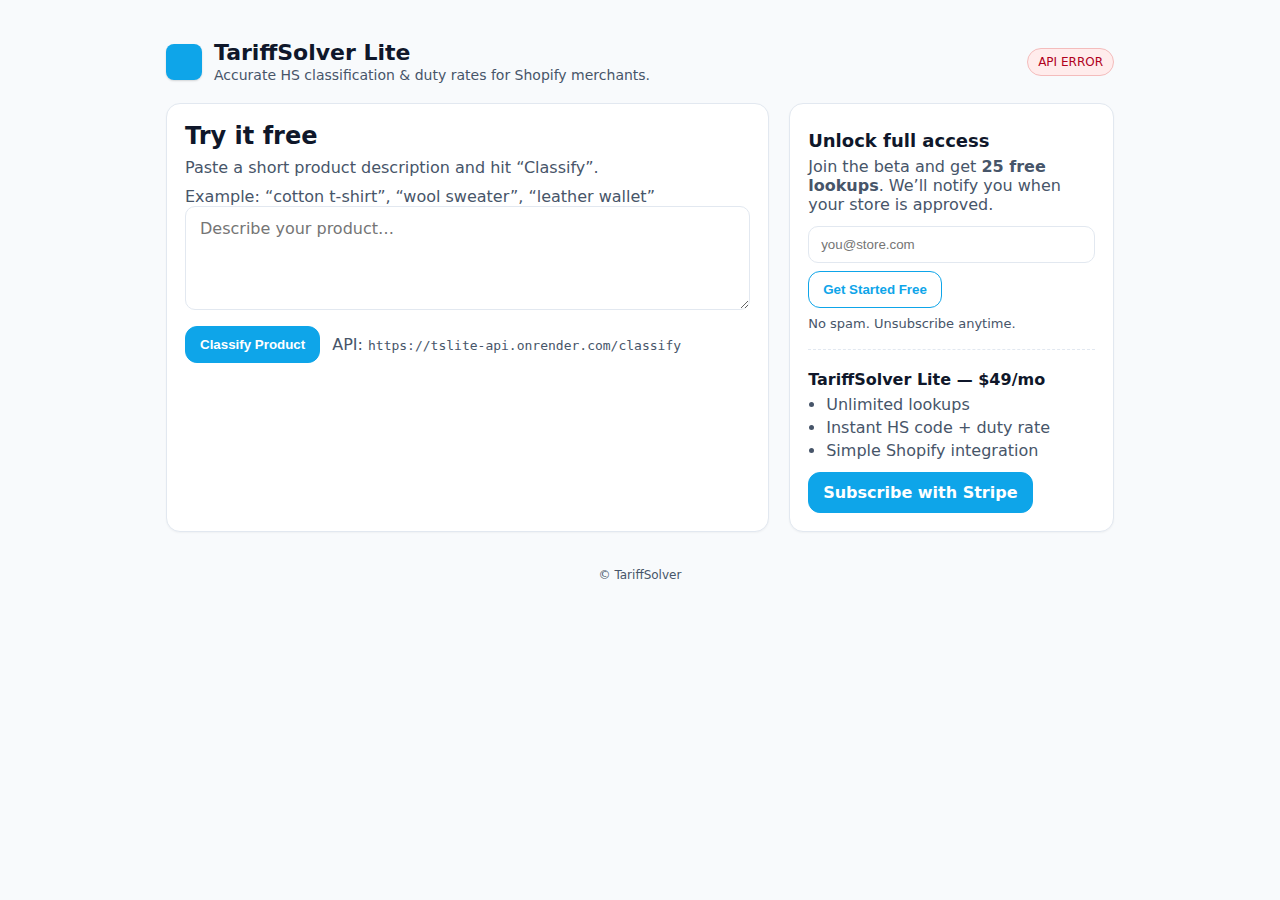
<file: index.html>
<!DOCTYPE html>
<html lang="en">
<head>
  <meta charset="utf-8" />
  <meta name="viewport" content="width=device-width, initial-scale=1" />
  <title>TariffSolver Lite — AI HS Classification for Merchants</title>

  <!-- Minimal, tidy styles (replace with your theme anytime) -->
  <style>
    :root { --bg:#f8fafc; --card:#ffffff; --text:#0f172a; --muted:#475569; --line:#e2e8f0; --accent:#0ea5e9; --ok:#16a34a; --err:#b00020; }
    * { box-sizing: border-box; }
    body { margin:0; font-family: system-ui,-apple-system,Segoe UI,Roboto,Ubuntu,"Helvetica Neue",Arial; background:var(--bg); color:var(--text); }
    .wrap { max-width: 980px; margin: 40px auto; padding: 0 16px; }

    header { display:flex; align-items:center; justify-content:space-between; gap:16px; margin-bottom: 20px; }
    .brand { display:flex; align-items:center; gap:12px; }
    .logo { width: 36px; height: 36px; border-radius:8px; background:var(--accent); box-shadow: 0 1px 2px rgba(0,0,0,.15); }
    .brand h1 { margin:0; font-size: 22px; }
    .sub { color: var(--muted); margin: 2px 0 0; font-size: 14px; }

    .grid { display:grid; grid-template-columns: 1.3fr .7fr; gap:20px; }
    @media (max-width: 900px) { .grid { grid-template-columns: 1fr; } }

    .card { background: var(--card); border: 1px solid var(--line); border-radius: 14px; padding: 18px; box-shadow: 0 1px 2px rgba(0,0,0,.04); }
    .muted { color: var(--muted); }
    .pill { display:inline-flex; align-items:center; gap:6px; padding:6px 10px; border:1px solid var(--line); border-radius:999px; font-size:12px; color:var(--muted); }
    .pill.ok { color:var(--ok); border-color:#cde9d7; background:#eefaf2; }
    .pill.err { color:var(--err); border-color:#f4bcbc; background:#ffecec; }

    textarea { width: 100%; resize: vertical; min-height: 104px; font: inherit; padding: 12px 14px; border: 1px solid var(--line); border-radius: 10px; }
    .row { display: flex; gap: 12px; align-items: center; margin-top: 12px; flex-wrap: wrap; }
    .btn { appearance:none; border: 1px solid var(--accent); background: var(--accent); color:#fff; padding:10px 14px; border-radius: 12px; font-weight:600; cursor:pointer; }
    .btn.secondary { background:#fff; color:var(--accent); }
    .btn[disabled]{ opacity:.65; cursor:not-allowed; }

    /* Results */
    #ts-output { margin-top: 16px; }
    .ts-card { border: 1px solid var(--line); border-radius: 12px; padding: 12px; background: #fff; }
    .ts-table { width: 100%; border-collapse: collapse; }
    .ts-table th { text-align: left; width: 180px; padding: 8px 10px; background: #f7fafc; border-bottom: 1px solid var(--line); vertical-align: top; }
    .ts-table td { padding: 8px 10px; border-bottom: 1px solid var(--line); }
    .ts-error { color: var(--err); padding: 10px 12px; background: #ffecec; border: 1px solid #f4bcbc; border-radius: 10px; }
    .ts-loading { opacity: .85; font-style: italic; }

    /* Lead box / pricing */
    .lead h3 { margin: 8px 0 6px; font-size: 18px; }
    .lead p { margin: 4px 0 12px; color:var(--muted); }
    .lead form { display:flex; gap:8px; flex-wrap:wrap; }
    .lead input[type="email"] { flex:1; min-width: 220px; padding: 10px 12px; border: 1px solid var(--line); border-radius: 10px; }
    .lead .msg { font-size: 13px; margin-top: 8px; color:var(--muted); }
    .price { margin-top:18px; padding-top:14px; border-top:1px dashed var(--line); }
    .price h4 { margin:6px 0; font-size:16px; }
    .bullets { margin: 6px 0 12px; padding-left: 18px; color: var(--muted); }
    .bullets li { margin: 4px 0; }
    .stripe-btn { display:inline-block; text-decoration:none; }
    footer { margin: 36px 0 16px; color:var(--muted); font-size: 12px; text-align: center; }
  </style>
</head>
<body>
  <div class="wrap">
    <header>
      <div class="brand">
        <div class="logo" aria-hidden="true"></div>
        <div>
          <h1>TariffSolver Lite</h1>
          <div class="sub">Accurate HS classification & duty rates for Shopify merchants.</div>
        </div>
      </div>
      <div id="mode-pill" class="pill">Checking API…</div>
    </header>

    <div class="grid">
      <!-- LEFT: Live demo -->
      <section class="card">
        <h2 style="margin:0 0 8px">Try it free</h2>
        <div class="muted" style="margin-bottom:10px">Paste a short product description and hit “Classify”.</div>

        <form id="ts-form" autocomplete="off">
          <label for="ts-input" class="muted">Example: “cotton t‑shirt”, “wool sweater”, “leather wallet”</label>
          <textarea id="ts-input" placeholder="Describe your product…"></textarea>
          <div class="row">
            <button id="ts-submit" type="submit" class="btn">Classify Product</button>
            <div class="muted">API: <code id="api-url">https://tslite-api.onrender.com/classify</code></div>
          </div>
        </form>

        <div id="ts-output"></div>
      </section>

      <!-- RIGHT: Lead capture + pricing -->
      <aside class="card lead">
        <h3>Unlock full access</h3>
        <p>Join the beta and get <b>25 free lookups</b>. We’ll notify you when your store is approved.</p>

        <!-- Lead form: point this to your backend or Mailchimp -->
        <form id="lead-form">
          <input type="email" id="lead-email" placeholder="you@store.com" required />
          <button class="btn secondary" type="submit">Get Started Free</button>
        </form>
        <div id="lead-msg" class="msg">No spam. Unsubscribe anytime.</div>

        <div class="price">
          <h4>TariffSolver Lite — <span>$49/mo</span></h4>
          <ul class="bullets">
            <li>Unlimited lookups</li>
            <li>Instant HS code + duty rate</li>
            <li>Simple Shopify integration</li>
          </ul>
          <!-- Paste your live Stripe Checkout link in the href -->
          <a class="btn stripe-btn" id="stripe-link" href="https://buy.stripe.com/test_replace_me" target="_blank" rel="noopener">
            Subscribe with Stripe
          </a>
        </div>
      </aside>
    </div>

    <footer>© TariffSolver</footer>
  </div>

  <!-- Load your production widget (keeps your existing look) -->
  <script src="/widget.js?v=tslite-prod-v5"></script>

  <!-- Small helpers: health/mode badge + lead form handler -->
  <script>
    (function () {
      const HEALTH_URL = "https://tslite-api.onrender.com/health";

      // Mode badge
      const pill = document.getElementById("mode-pill");
      fetch(HEALTH_URL).then(r => r.json()).then(j => {
        if (j && j.ok) {
          pill.textContent = (j.mode || "unknown").toUpperCase() + " MODE";
          pill.classList.add("ok");
          pill.classList.remove("err");
          pill.classList.add("pill","ok");
        } else {
          throw new Error("Bad health payload");
        }
      }).catch(() => {
        pill.textContent = "API ERROR";
        pill.classList.add("pill","err");
      });

      // Lead capture
      const leadForm = document.getElementById("lead-form");
      const leadEmail = document.getElementById("lead-email");
      const leadMsg = document.getElementById("lead-msg");

      leadForm.addEventListener("submit", async (e) => {
        e.preventDefault();
        const email = (leadEmail.value || "").trim();
        if (!email) return;

        // --- Choose ONE of the following implementations ---

        // (A) Call your backend endpoint (recommended)
        //     Create a tiny /api/lead endpoint that stores email (Mailchimp/DB).
        // try {
        //   const res = await fetch("/api/lead", {
        //     method: "POST",
        //     headers: { "Content-Type": "application/json" },
        //     body: JSON.stringify({ email })
        //   });
        //   if (!res.ok) throw new Error(await res.text());
        //   leadMsg.textContent = "Thanks! Check your email for details.";
        // } catch (err) {
        //   leadMsg.textContent = "Could not save email. Please try again.";
        // }

        // (B) Direct Mailchimp form post (drop in your form action URL)
        // document.getElementById("mc-form").submit();

        // (C) Simple local fallback (works immediately, no backend)
        try {
          const list = JSON.parse(localStorage.getItem("tslite_emails") || "[]");
          list.push({ email, ts: Date.now() });
          localStorage.setItem("tslite_emails", JSON.stringify(list));
          leadMsg.textContent = "Thanks! We’ll be in touch shortly.";
          leadEmail.value = "";
        } catch {
          leadMsg.textContent = "Saved locally. We’ll follow up.";
        }
      });
    })();
  </script>

  <!-- If you prefer Mailchimp embed, paste it here and make (B) above submit it. -->
  <!--
  <form id="mc-form" action="https://YOUR_PREFIX.list-manage.com/subscribe/post?u=XXXX&id=YYYY" method="post" style="display:none">
    <input type="email" name="EMAIL" id="mce-EMAIL" />
  </form>
  -->
</body>
</html>
</file>
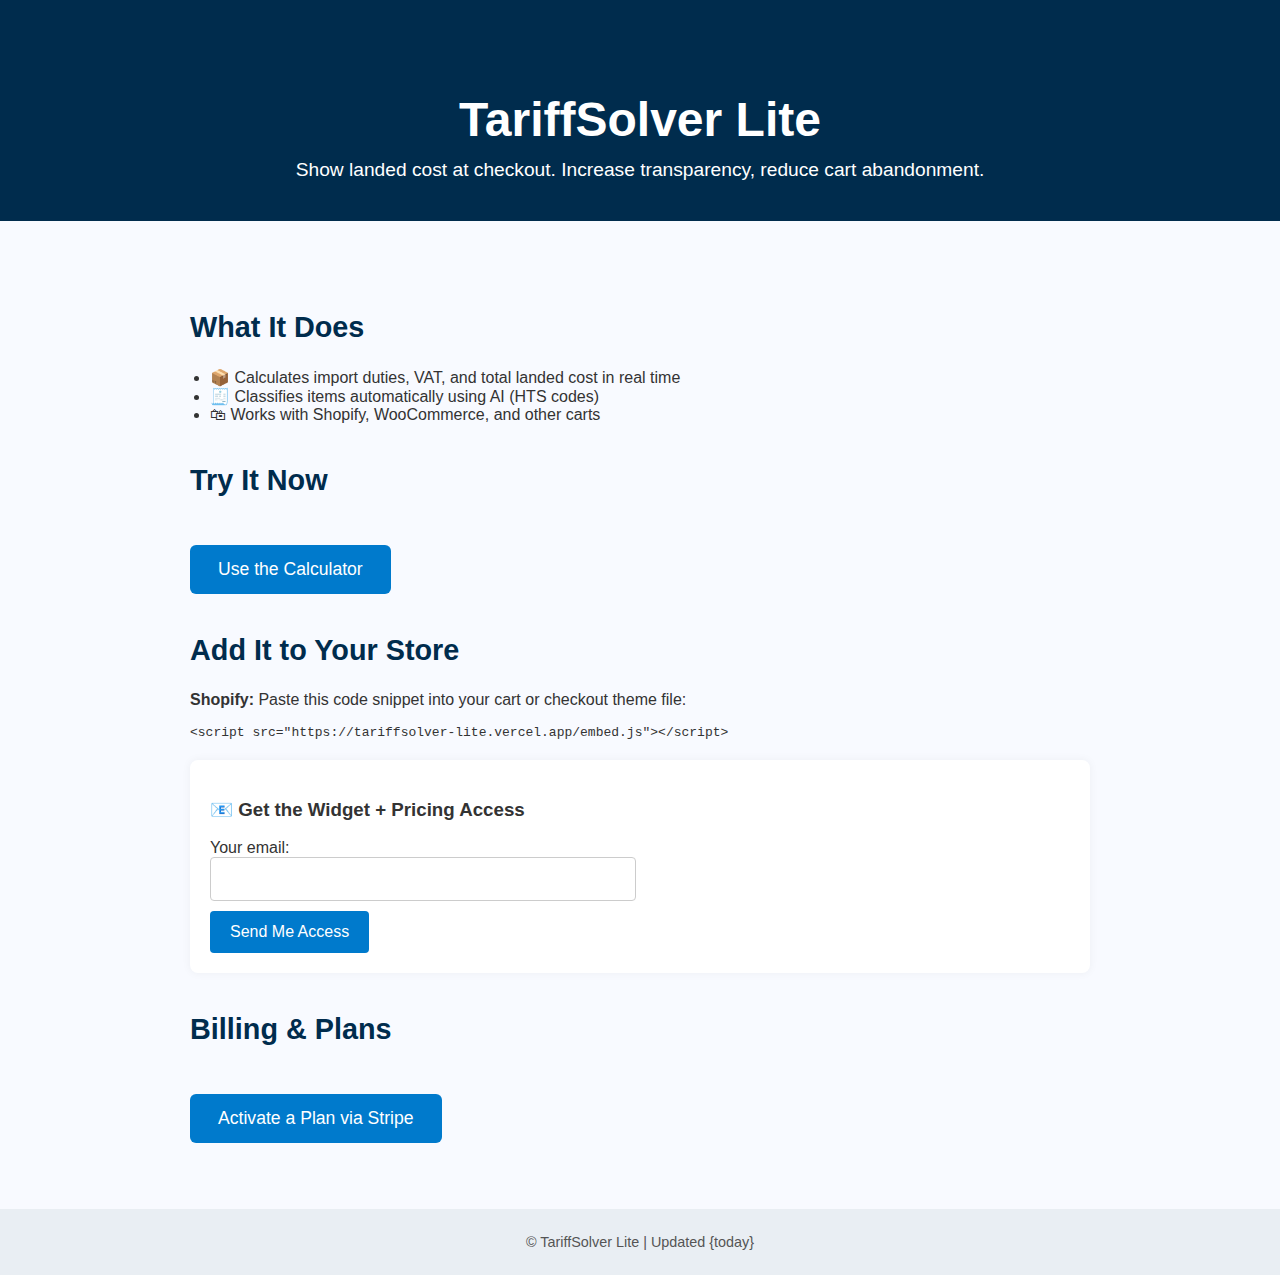
<file: widget/index.html>
<!DOCTYPE html>
<html lang="en">
<head>
  <meta charset="UTF-8">
  <title>TariffSolver Lite – Landed Cost Widget</title>
  <meta name="viewport" content="width=device-width, initial-scale=1">
  <style>
    body {
      font-family: -apple-system, BlinkMacSystemFont, 'Segoe UI', Roboto, Oxygen, Ubuntu, Cantarell, 'Open Sans', 'Helvetica Neue', sans-serif;
      margin: 0;
      padding: 0;
      background-color: #f8faff;
      color: #333;
    }
    header {
      background-color: #002c4d;
      color: #ffffff;
      padding: 60px 20px 40px;
      text-align: center;
    }
    header h1 {
      font-size: 3em;
      font-weight: 700;
      margin-bottom: 12px;
    }
    header p {
      font-size: 1.2em;
      font-weight: 300;
      max-width: 700px;
      margin: 0 auto;
    }
    section {
      padding: 50px 20px;
      max-width: 900px;
      margin: auto;
    }
    h2 {
      color: #002c4d;
      font-size: 1.8em;
      margin-top: 40px;
    }
    ul {
      padding-left: 20px;
    }
    .cta {
      background-color: #007acc;
      color: white;
      padding: 14px 28px;
      text-decoration: none;
      display: inline-block;
      margin-top: 24px;
      font-size: 1.1em;
      border-radius: 6px;
      transition: background-color 0.3s ease;
    }
    .cta:hover {
      background-color: #005fa3;
    }
    .form-box {
      margin-top: 20px;
      background-color: #ffffff;
      padding: 20px;
      border-radius: 8px;
      box-shadow: 0 0 10px rgba(0,0,0,0.05);
    }
    input[type="email"] {
      padding: 12px;
      width: 100%;
      max-width: 400px;
      font-size: 1em;
      border: 1px solid #ccc;
      border-radius: 4px;
    }
    input[type="submit"] {
      background-color: #007acc;
      color: white;
      border: none;
      padding: 12px 20px;
      font-size: 1em;
      border-radius: 4px;
      margin-top: 10px;
      cursor: pointer;
    }
    input[type="submit"]:hover {
      background-color: #005fa3;
    }
    footer {
      text-align: center;
      padding: 25px 10px;
      background-color: #e9eef3;
      font-size: 0.9em;
      color: #555;
    }
  </style>
</head>
<body>
  <header>
    <h1>TariffSolver Lite</h1>
    <p>Show landed cost at checkout. Increase transparency, reduce cart abandonment.</p>
  </header>

  <section>
    <h2>What It Does</h2>
    <ul>
      <li>📦 Calculates import duties, VAT, and total landed cost in real time</li>
      <li>🧾 Classifies items automatically using AI (HTS codes)</li>
      <li>🛍 Works with Shopify, WooCommerce, and other carts</li>
    </ul>

    <h2>Try It Now</h2>
    <p><a href="https://tariffsolver-lite.vercel.app" target="_blank" class="cta">Use the Calculator</a></p>

    <h2>Add It to Your Store</h2>
    <p><strong>Shopify:</strong> Paste this code snippet into your cart or checkout theme file:</p>
    <pre>&lt;script src="https://tariffsolver-lite.vercel.app/embed.js"&gt;&lt;/script&gt;</pre>

    <div class="form-box">
      <h3>📧 Get the Widget + Pricing Access</h3>
      <form action="https://formspree.io/f/mwkglbwj" method="POST">
        <label for="email">Your email:</label><br>
        <input type="email" name="email" id="email" required><br>
        <input type="submit" value="Send Me Access">
      </form>
    </div>

    <h2>Billing & Plans</h2>
    <p><a href="https://buy.stripe.com/test_7sI3fY8EV3TF47i4gg" class="cta">Activate a Plan via Stripe</a></p>
  </section>

  <footer>
    &copy; TariffSolver Lite | Updated {today}
  </footer>
</body>
</html>
</file>
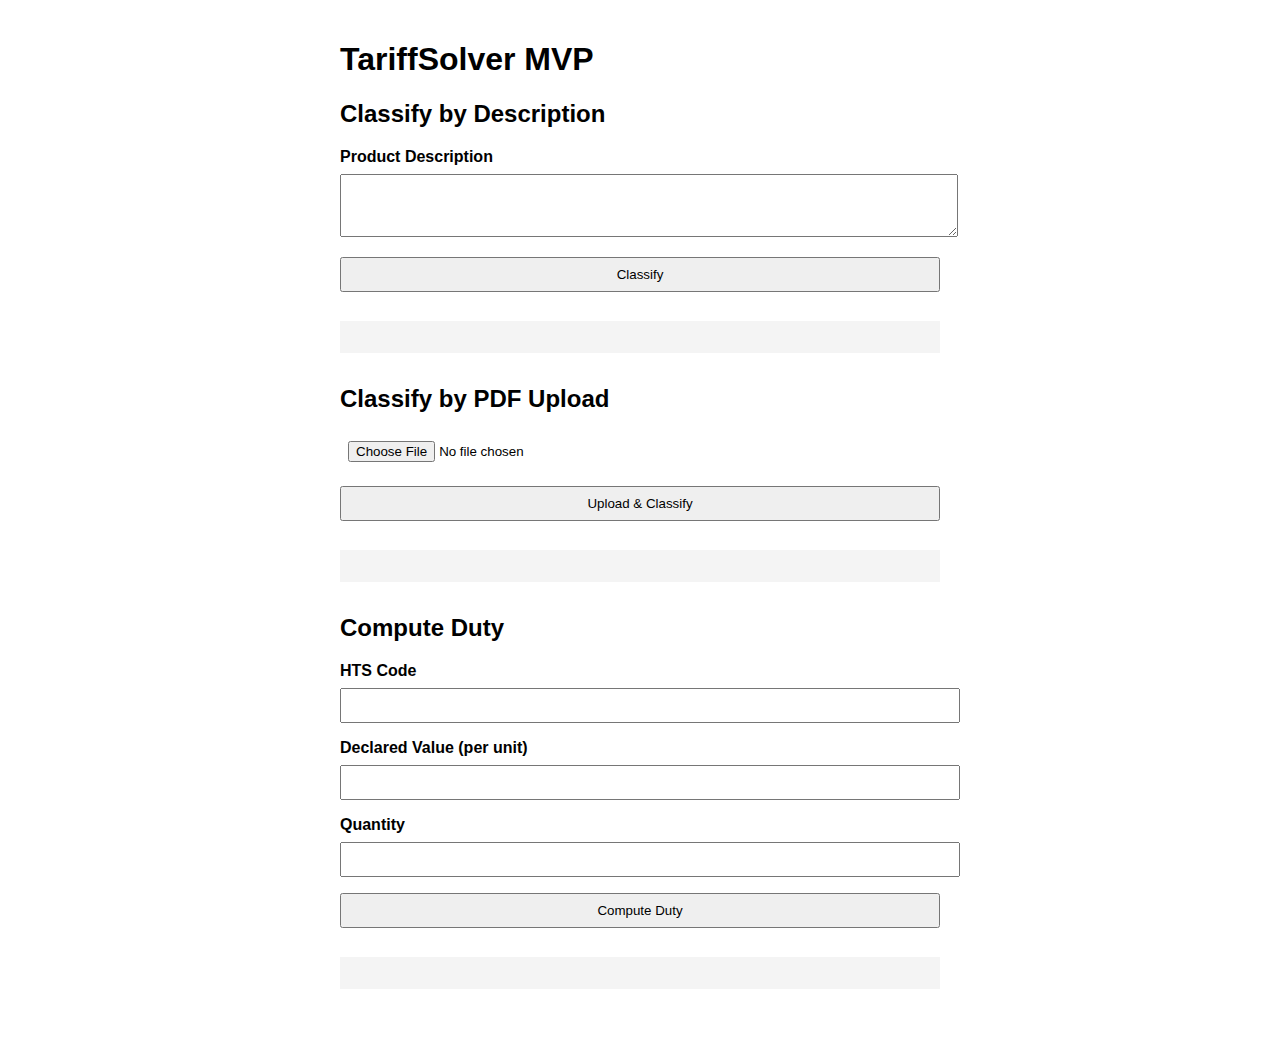
<file: Documents/frontend/public/lite-demo/index.html>
<!DOCTYPE html>
<html lang="en">
<head>
  <meta charset="UTF-8" />
  <meta name="viewport" content="width=device-width, initial-scale=1.0" />
  <title>TariffSolver MVP</title>
  <style>
    body { font-family: Arial, sans-serif; padding: 20px; max-width: 600px; margin: auto; }
    .section { margin-bottom: 2rem; }
    label { display: block; margin-bottom: 0.5rem; font-weight: bold; }
    input, textarea, button { width: 100%; padding: 0.5rem; margin-bottom: 1rem; }
    pre { background: #f4f4f4; padding: 1rem; white-space: pre-wrap; }
  </style>
</head>
<body>
  <h1>TariffSolver MVP</h1>

  <div class="section" id="text-classify">
    <h2>Classify by Description</h2>
    <label for="description">Product Description</label>
    <textarea id="description" rows="3"></textarea>
    <button id="btn-classify-text">Classify</button>
    <pre id="result-text"></pre>
  </div>

  <div class="section" id="file-classify">
    <h2>Classify by PDF Upload</h2>
    <input type="file" id="pdf-file" accept="application/pdf" />
    <button id="btn-classify-file">Upload & Classify</button>
    <pre id="result-file"></pre>
  </div>

  <div class="section" id="duty-calc">
    <h2>Compute Duty</h2>
    <label for="hts">HTS Code</label>
    <input type="text" id="hts" />
    <label for="value">Declared Value (per unit)</label>
    <input type="number" id="value" />
    <label for="qty">Quantity</label>
    <input type="number" id="qty" />
    <button id="btn-duty">Compute Duty</button>
    <pre id="result-duty"></pre>
  </div>

  <script>
    const baseUrl = 'http://127.0.0.1:8000';

    document.getElementById('btn-classify-text').onclick = async () => {
      const desc = document.getElementById('description').value;
      const res = await fetch(`${baseUrl}/classify`, {
        method: 'POST',
        headers: { 'Content-Type': 'application/json' },
        body: JSON.stringify({ description: desc })
      });
      document.getElementById('result-text').textContent = JSON.stringify(await res.json(), null, 2);
    };

    document.getElementById('btn-classify-file').onclick = async () => {
      const fileInput = document.getElementById('pdf-file');
      if (!fileInput.files.length) return alert('Choose a PDF file first.');
      const form = new FormData();
      form.append('file', fileInput.files[0]);
      const res = await fetch(`${baseUrl}/upload`, { method: 'POST', body: form });
      document.getElementById('result-file').textContent = JSON.stringify(await res.json(), null, 2);
    };

    document.getElementById('btn-duty').onclick = async () => {
      const hts = document.getElementById('hts').value;
      const value = parseFloat(document.getElementById('value').value);
      const qty   = parseFloat(document.getElementById('qty').value);
      const res = await fetch(`${baseUrl}/duty`, {
        method: 'POST',
        headers: { 'Content-Type': 'application/json' },
        body: JSON.stringify({ hts_code: hts, declared_value: value, quantity: qty })
      });
      document.getElementById('result-duty').textContent = JSON.stringify(await res.json(), null, 2);
    };
  </script>
</body>
</html>
</file>
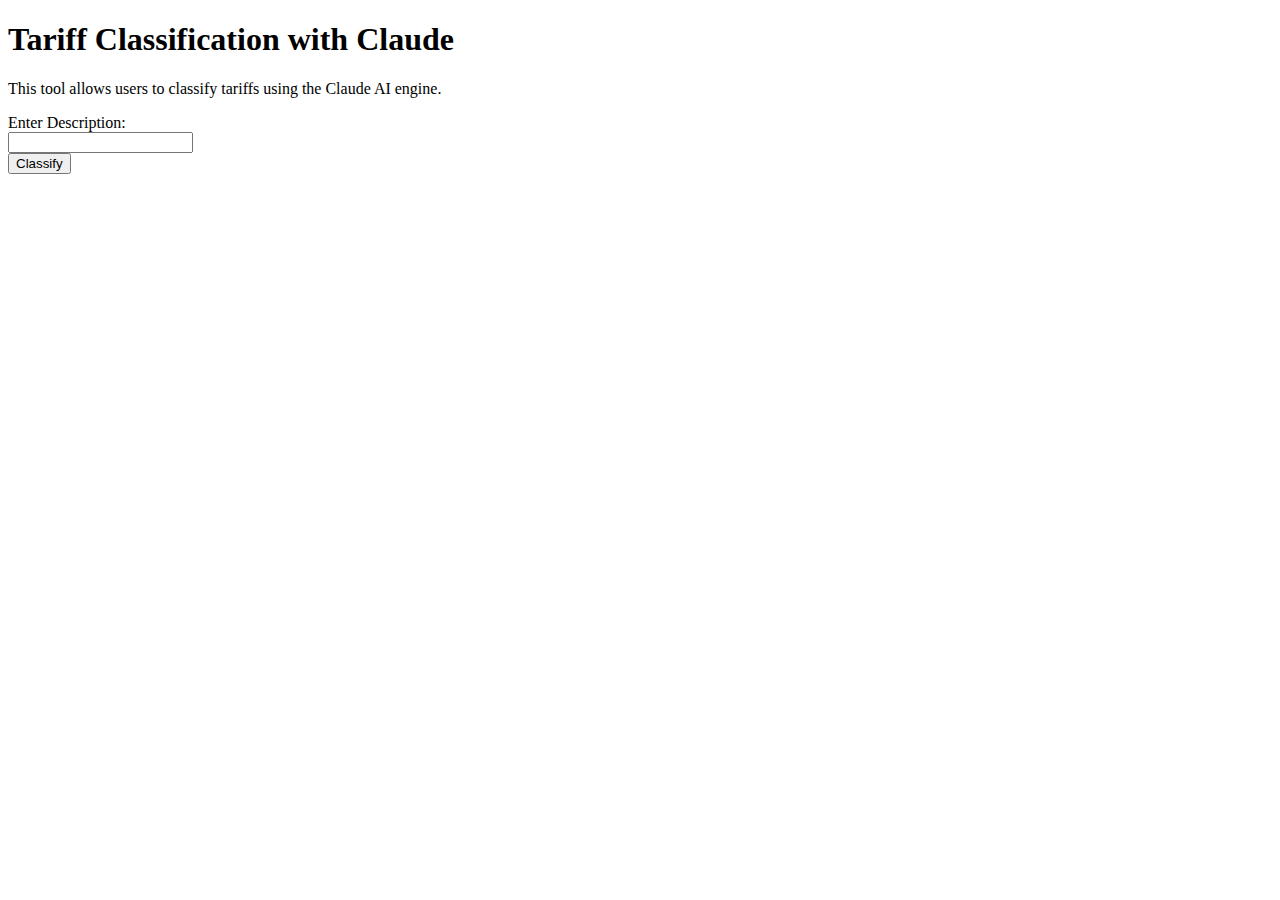
<file: claude-demo.html>
<!DOCTYPE html>
<html lang="en">
<head>
    <meta charset="UTF-8">
    <meta name="viewport" content="width=device-width, initial-scale=1.0">
    <title>Claude-Powered Tariff Classification Tool</title>
</head>
<body>
    <h1>Tariff Classification with Claude</h1>
    <p>This tool allows users to classify tariffs using the Claude AI engine.</p>
    <form action="/classify" method="POST">
        <label for="input">Enter Description:</label><br>
        <input type="text" id="input" name="description"><br>
        <input type="submit" value="Classify">
    </form>
    <div id="results"></div>
    <script>
        // Script to handle form submission and display results will go here
    </script>
</body>
</html>
</file>
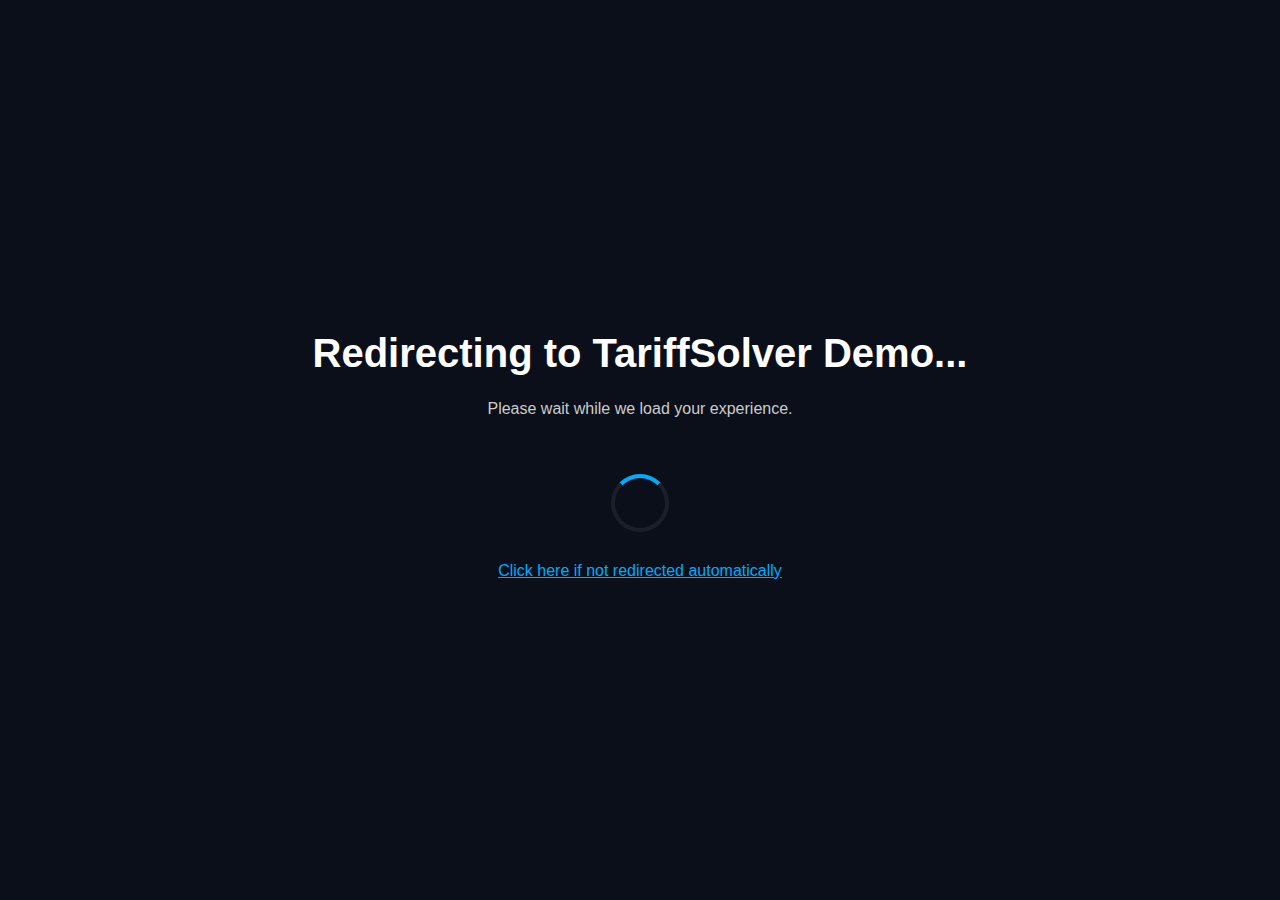
<file: demo.html>
<!DOCTYPE html>
<html lang="en">
<head>
  <meta charset="UTF-8" />
  <meta name="viewport" content="width=device-width, initial-scale=1.0" />
  <title>TariffSolver Demo – Redirecting...</title>
  <meta http-equiv="refresh" content="2; url=https://demo.tariffsolver.com">
  <style>
    body {
      font-family: Arial, sans-serif;
      background-color: #0b0f19;
      color: #fff;
      display: flex;
      flex-direction: column;
      justify-content: center;
      align-items: center;
      height: 100vh;
      margin: 0;
      text-align: center;
    }
    h1 { font-size: 2.5em; margin-bottom: 0.2em; }
    p { color: #ccc; }
    .loader {
      margin-top: 40px;
      border: 4px solid #1a1f2b;
      border-top: 4px solid #0af;
      border-radius: 50%;
      width: 50px;
      height: 50px;
      animation: spin 1s linear infinite;
    }
    @keyframes spin {
      0% { transform: rotate(0deg); }
      100% { transform: rotate(360deg); }
    }
  </style>
</head>
<body>
  <h1>Redirecting to TariffSolver Demo...</h1>
  <p>Please wait while we load your experience.</p>
  <div class="loader"></div>
  <p style="margin-top: 30px;"><a href="https://demo.tariffsolver.com" style="color:#0af;">Click here if not redirected automatically</a></p>
</body>
</html>
</file>
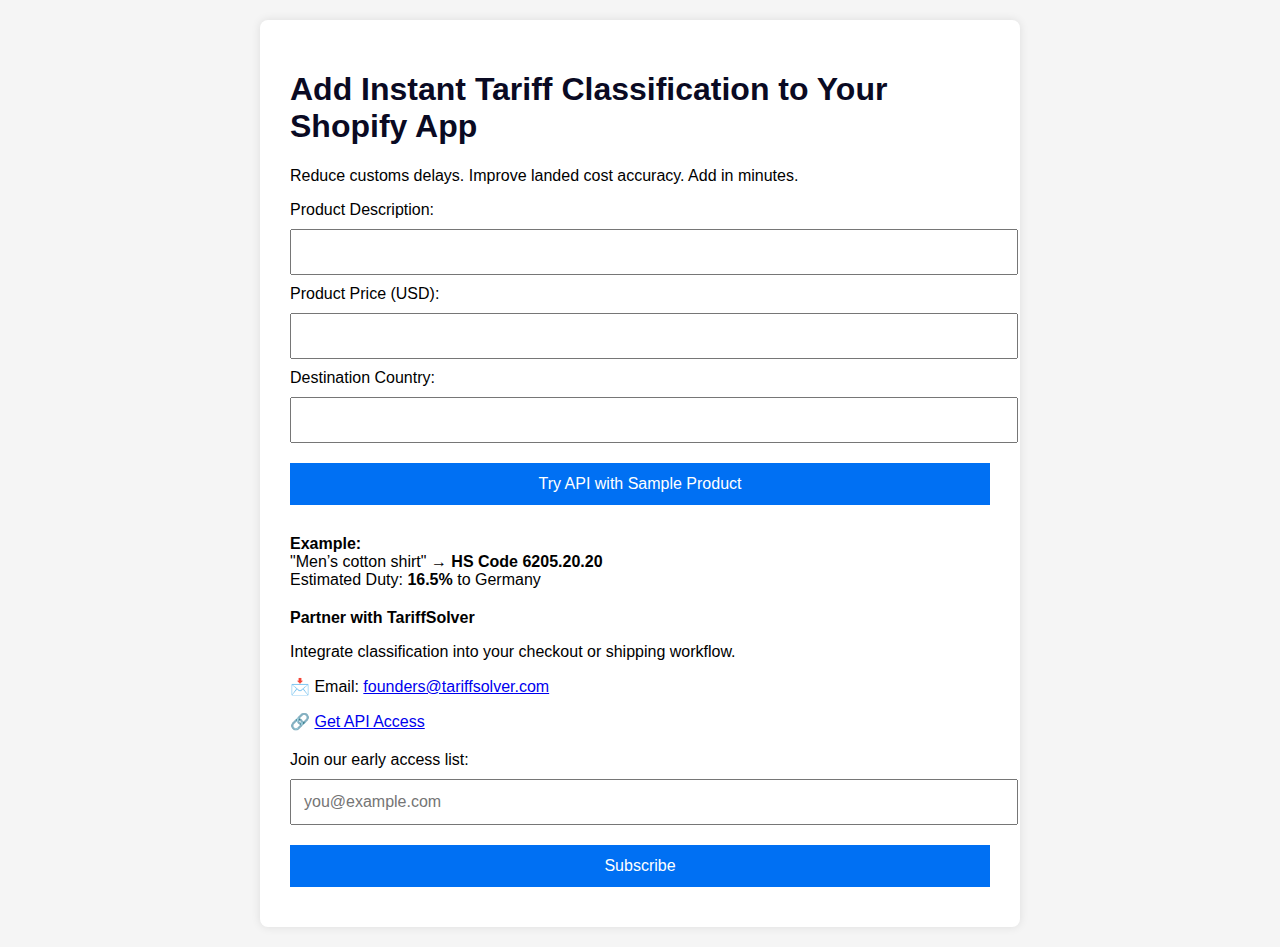
<file: index.html.html>
<!DOCTYPE html>
<html lang="en">
<head>
    <meta charset="UTF-8">
    <title>Add Instant Tariff Classification to Your Shopify App</title>
    <meta name="viewport" content="width=device-width, initial-scale=1.0">
    <link rel="icon" href="/favicon.ico" type="image/x-icon">
    <style>
        body {
            font-family: Arial, sans-serif;
            margin: 0;
            padding: 20px;
            background: #f5f5f5;
        }
        .container {
            max-width: 700px;
            margin: auto;
            background: white;
            padding: 30px;
            border-radius: 8px;
            box-shadow: 0 0 10px rgba(0,0,0,0.1);
        }
        h1 {
            color: #0a0a23;
        }
        input, button {
            width: 100%;
            padding: 12px;
            margin: 10px 0;
            font-size: 16px;
        }
        button {
            background-color: #0070f3;
            color: white;
            border: none;
            cursor: pointer;
        }
        .example, .contact {
            margin-top: 20px;
            font-size: 16px;
        }
        .cta {
            font-weight: bold;
        }
        .email-form {
            margin-top: 20px;
        }
    </style>
</head>
<body>
    <div class="container">
        <h1>Add Instant Tariff Classification to Your Shopify App</h1>
        <p>Reduce customs delays. Improve landed cost accuracy. Add in minutes.</p>

        <form>
            <label for="description">Product Description:</label>
            <input type="text" id="description" name="description">

            <label for="price">Product Price (USD):</label>
            <input type="number" id="price" name="price">

            <label for="country">Destination Country:</label>
            <input type="text" id="country" name="country">

            <button type="submit">Try API with Sample Product</button>
        </form>

        <div class="example">
            <p><strong>Example:</strong><br>
            "Men’s cotton shirt" → <strong>HS Code 6205.20.20</strong><br>
            Estimated Duty: <strong>16.5%</strong> to Germany</p>
        </div>

        <div class="contact">
            <p class="cta">Partner with TariffSolver</p>
            <p>Integrate classification into your checkout or shipping workflow.</p>
            <p>📩 Email: <a href="mailto:founders@tariffsolver.com">founders@tariffsolver.com</a></p>
            <p>🔗 <a href="#">Get API Access</a></p>
        </div>

        <div class="email-form">
            <form action="https://your-mailchimp-endpoint" method="POST">
                <label for="email">Join our early access list:</label>
                <input type="email" name="EMAIL" placeholder="you@example.com" required>
                <button type="submit">Subscribe</button>
            </form>
        </div>
    </div>
</body>
</html>
</file>
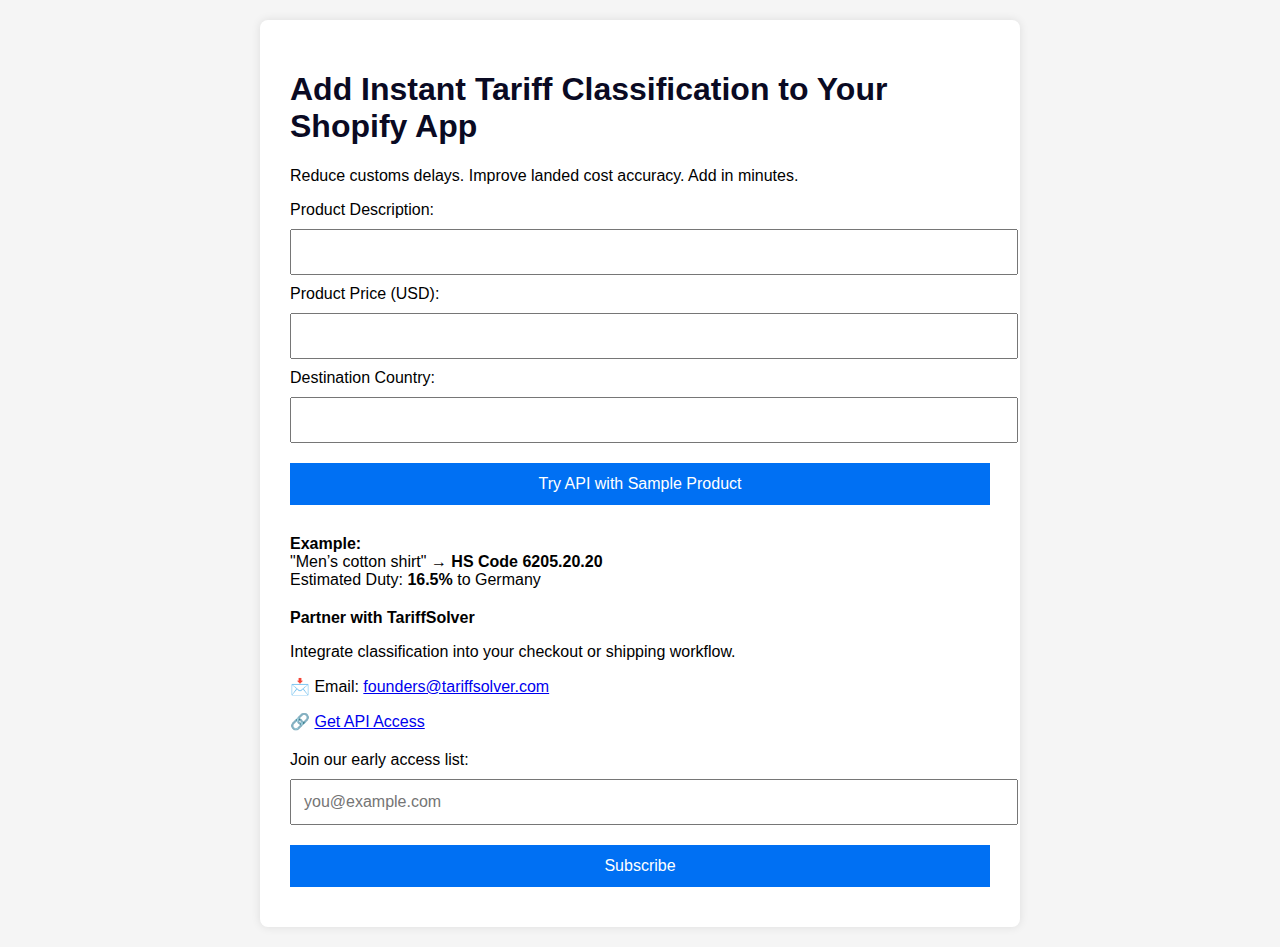
<file: index_with_favicon.html>
<!DOCTYPE html>
<html lang="en">
<head>
    <meta charset="UTF-8">
    <title>Add Instant Tariff Classification to Your Shopify App</title>
    <meta name="viewport" content="width=device-width, initial-scale=1.0">
    <link rel="icon" href="favicon.ico" type="image/x-icon">
    <style>
        body {
            font-family: Arial, sans-serif;
            margin: 0;
            padding: 20px;
            background: #f5f5f5;
        }
        .container {
            max-width: 700px;
            margin: auto;
            background: white;
            padding: 30px;
            border-radius: 8px;
            box-shadow: 0 0 10px rgba(0,0,0,0.1);
        }
        h1 {
            color: #0a0a23;
        }
        input, button {
            width: 100%;
            padding: 12px;
            margin: 10px 0;
            font-size: 16px;
        }
        button {
            background-color: #0070f3;
            color: white;
            border: none;
            cursor: pointer;
        }
        .example, .contact {
            margin-top: 20px;
            font-size: 16px;
        }
        .cta {
            font-weight: bold;
        }
        .email-form {
            margin-top: 20px;
        }
    </style>
</head>
<body>
    <div class="container">
        <h1>Add Instant Tariff Classification to Your Shopify App</h1>
        <p>Reduce customs delays. Improve landed cost accuracy. Add in minutes.</p>

        <form>
            <label for="description">Product Description:</label>
            <input type="text" id="description" name="description">

            <label for="price">Product Price (USD):</label>
            <input type="number" id="price" name="price">

            <label for="country">Destination Country:</label>
            <input type="text" id="country" name="country">

            <button type="submit">Try API with Sample Product</button>
        </form>

        <div class="example">
            <p><strong>Example:</strong><br>
            "Men’s cotton shirt" → <strong>HS Code 6205.20.20</strong><br>
            Estimated Duty: <strong>16.5%</strong> to Germany</p>
        </div>

        <div class="contact">
            <p class="cta">Partner with TariffSolver</p>
            <p>Integrate classification into your checkout or shipping workflow.</p>
            <p>📩 Email: <a href="mailto:founders@tariffsolver.com">founders@tariffsolver.com</a></p>
            <p>🔗 <a href="#">Get API Access</a></p>
        </div>

        <div class="email-form">
            <form action="https://your-mailchimp-endpoint" method="POST">
                <label for="email">Join our early access list:</label>
                <input type="email" name="EMAIL" placeholder="you@example.com" required>
                <button type="submit">Subscribe</button>
            </form>
        </div>
    </div>
</body>
</html>
</file>
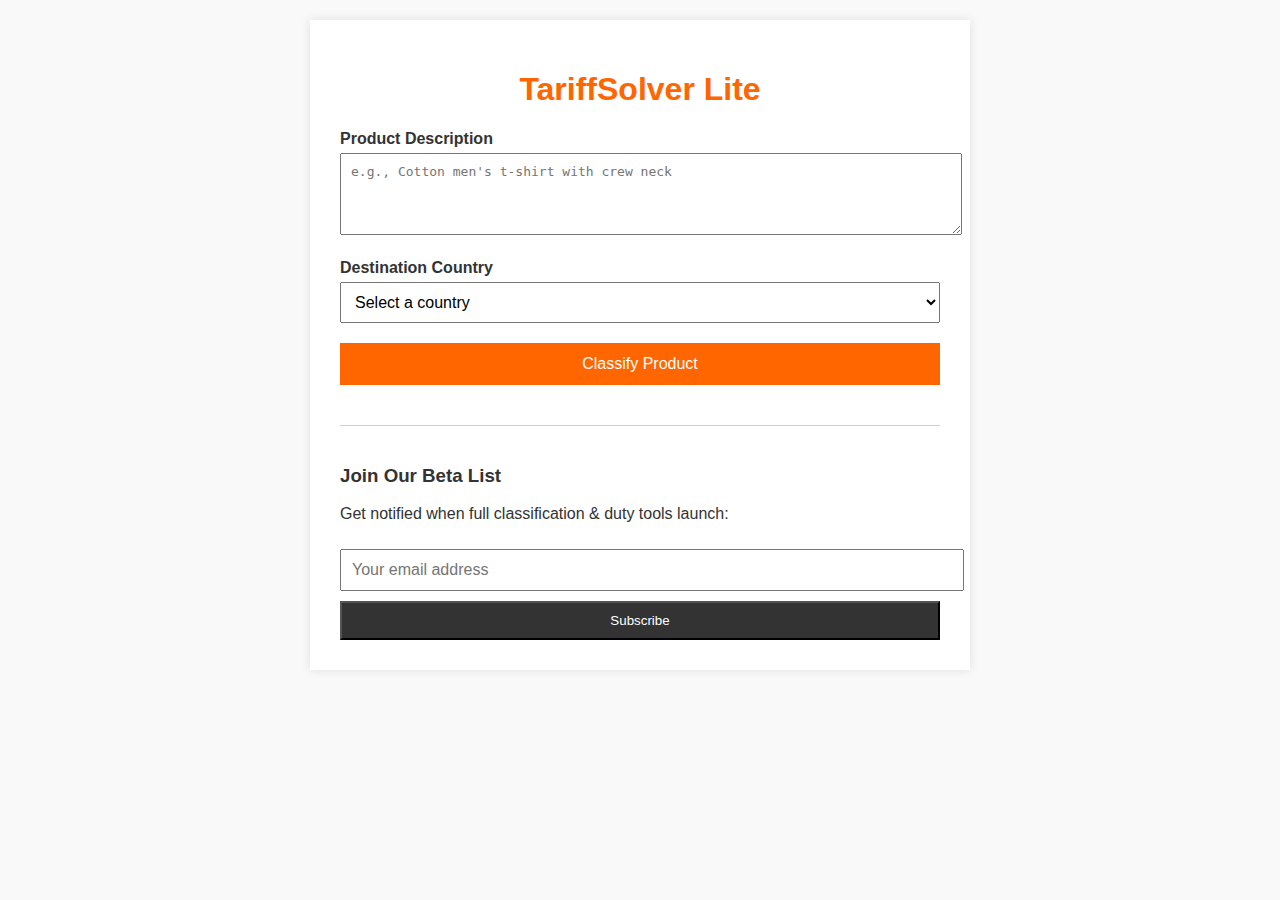
<file: tariffsolver_lite_with_mailchimp.html>
<!DOCTYPE html>
<html lang="en">
<head>
    <meta charset="UTF-8">
    <title>TariffSolver Lite</title>
    <meta name="viewport" content="width=device-width, initial-scale=1">
    <link rel="icon" href="/favicon.ico">
    <style>
        body {
            font-family: Arial, sans-serif;
            background: #f9f9f9;
            margin: 0;
            padding: 20px;
            color: #333;
        }
        .container {
            max-width: 600px;
            margin: auto;
            background: white;
            padding: 30px;
            box-shadow: 0 0 10px rgba(0,0,0,0.1);
        }
        h1 {
            color: #ff6600;
            text-align: center;
        }
        label {
            font-weight: bold;
            display: block;
            margin-top: 20px;
        }
        textarea, select, input[type="text"] {
            width: 100%;
            padding: 10px;
            margin-top: 5px;
            font-size: 1em;
        }
        button {
            background: #ff6600;
            color: white;
            border: none;
            padding: 12px;
            font-size: 1em;
            margin-top: 20px;
            cursor: pointer;
            width: 100%;
        }
        .result {
            background: #e6f7e6;
            padding: 10px;
            margin-top: 20px;
            display: none;
        }
        .mailchimp {
            margin-top: 40px;
            padding-top: 20px;
            border-top: 1px solid #ccc;
        }
        .mailchimp input[type="email"] {
            width: 100%;
            padding: 10px;
            margin-top: 10px;
            font-size: 1em;
        }
        .mailchimp input[type="submit"] {
            background: #333;
            color: white;
            padding: 10px;
            margin-top: 10px;
            cursor: pointer;
            width: 100%;
        }
    </style>
</head>
<body>
<div class="container">
    <h1>TariffSolver Lite</h1>
    <label for="product-description">Product Description</label>
    <textarea id="product-description" rows="4" placeholder="e.g., Cotton men's t-shirt with crew neck"></textarea>

    <label for="destination-country">Destination Country</label>
    <select id="destination-country">
        <option value="">Select a country</option>
        <option value="US">United States</option>
        <option value="CA">Canada</option>
        <option value="GB">United Kingdom</option>
        <option value="AU">Australia</option>
        <option value="DE">Germany</option>
        <option value="FR">France</option>
        <option value="IN">India</option>
        <option value="CN">China</option>
        <option value="JP">Japan</option>
    </select>

    <button id="submit-button">Classify Product</button>

    <div class="result" id="result-box"></div>

    <div class="mailchimp">
        <h3>Join Our Beta List</h3>
        <p>Get notified when full classification & duty tools launch:</p>
        <form action="https://example.usX.list-manage.com/subscribe/post" method="POST" target="_blank">
            <input type="email" name="EMAIL" placeholder="Your email address" required>
            <input type="submit" value="Subscribe">
        </form>
    </div>
</div>

<script>
document.getElementById("submit-button").addEventListener("click", async () => {
    const desc = document.getElementById("product-description").value.trim();
    const country = document.getElementById("destination-country").value;

    if (!desc || !country) {
        alert("Please enter a product description and select a destination country.");
        return;
    }

    const resultBox = document.getElementById("result-box");
    resultBox.style.display = "none";
    resultBox.innerHTML = "Classifying...";

    try {
        const response = await fetch("https://api.tariffsolver.com/classify", {
            method: "POST",
            headers: { "Content-Type": "application/json" },
            body: JSON.stringify({ description: desc, destination_country: country })
        });

        const data = await response.json();

        resultBox.style.display = "block";
        resultBox.innerHTML = data.hs_code
            ? `<strong>HS Code:</strong> ${data.hs_code}<br><strong>Confidence:</strong> ${data.confidence || 'N/A'}%`
            : "Classification failed. Try again.";
    } catch (error) {
        resultBox.style.display = "block";
        resultBox.innerHTML = "Error connecting to the API.";
    }
});
</script>
</body>
</html>
</file>
